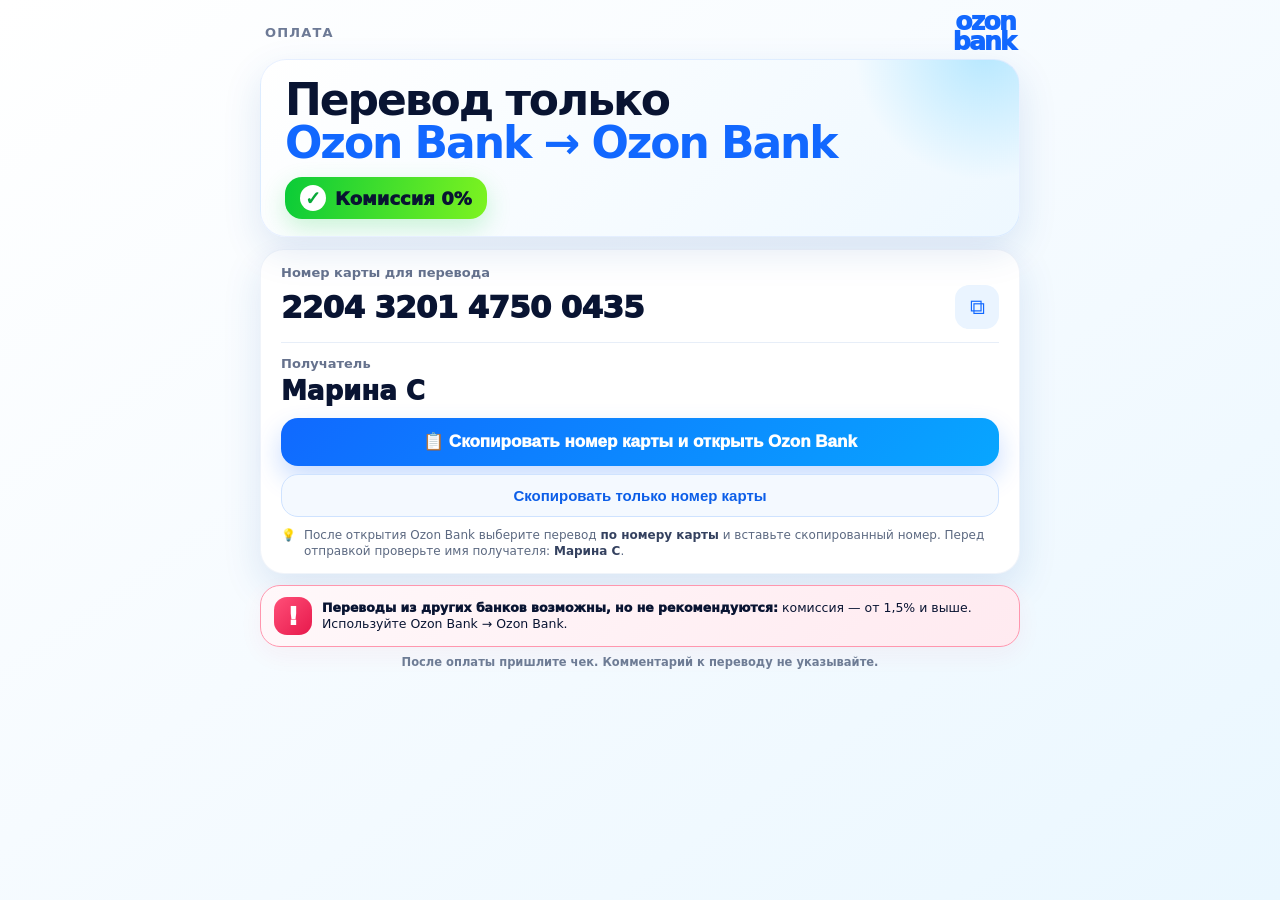
<file: marina_s/index.html>
<!doctype html>
<html lang="ru" data-card="2204 3201 4750 0435" data-recipient="Марина С">
<head>
  <meta charset="utf-8">
  <meta name="viewport" content="width=device-width,initial-scale=1,viewport-fit=cover">
  <meta name="theme-color" content="#1268ff">
  <meta name="robots" content="noindex,nofollow">
  <title>Оплата через Ozon Bank · Марина С</title>
  <link rel="stylesheet" href="assets/style.css">
</head>
<body>
  <main class="wrap">
    <div class="brand"><div class="title">Оплата</div><div class="logo">ozon<br>bank</div></div>
    <section class="hero">
      <h1>Перевод только<br><span>Ozon Bank → Ozon Bank</span></h1>
      <div class="zero"><span class="check">✓</span> Комиссия 0%</div>
    </section>

    <section class="card">
      <div class="label">Номер карты для перевода</div>
      <div class="cardno-row">
        <div class="cardno" data-card-text>2204 3201 4750 0435</div>
        <button class="copy-mini" data-copy aria-label="Скопировать номер карты">⧉</button>
      </div>
      <div class="divider"></div>
      <div class="label">Получатель</div>
      <div class="recipient" data-recipient-text>Марина С</div>

      <button class="primary" data-copy-open>📋 Скопировать номер карты и открыть Ozon Bank</button>
      <button class="secondary" data-copy>Скопировать только номер карты</button>

      <div class="hint">💡 <span>После открытия Ozon Bank выберите перевод <b>по номеру карты</b> и вставьте скопированный номер. Перед отправкой проверьте имя получателя: <b>Марина С</b>.</span></div>
    </section>

    <section class="warn">
      <div class="icon">!</div>
      <p><strong>Переводы из других банков возможны, но не рекомендуются:</strong> комиссия — от 1,5% и выше. Используйте Ozon Bank → Ozon Bank.</p>
    </section>

    <div class="footer">После оплаты пришлите чек. Комментарий к переводу не указывайте.</div>
  </main>

  <div class="toast" id="toast">Номер карты скопирован</div>
  <div class="modal" id="modal" role="dialog" aria-modal="true" aria-label="Куда открыть Ozon">
    <div class="sheet">
      <h2>Номер карты скопирован ✅</h2>
      <p>Выберите удобное приложение. В нём откройте перевод по номеру карты и нажмите «Вставить».</p>
      <div class="actions">
        <a class="open-bank" data-open-bank href="https://finance.ozon.ru/">
          <span class="app-logo"><img src="assets/ozon-bank.svg" alt=""></span>
          <span class="app-copy">Открыть Ozon Bank<small data-device-note>приложение Ozon Bank</small></span>
        </a>
        <a class="open-ozon" data-open-ozon href="https://www.ozon.ru/">
          <span class="app-logo"><img src="assets/ozon.svg" alt=""></span>
          <span class="app-copy">Открыть Ozon<small data-device-note>приложение Ozon</small></span>
        </a>
        <button class="close" data-close>Остаться на странице</button>
      </div>
    </div>
  </div>
  <script src="assets/app.js"></script>
</body>
</html>
</file>
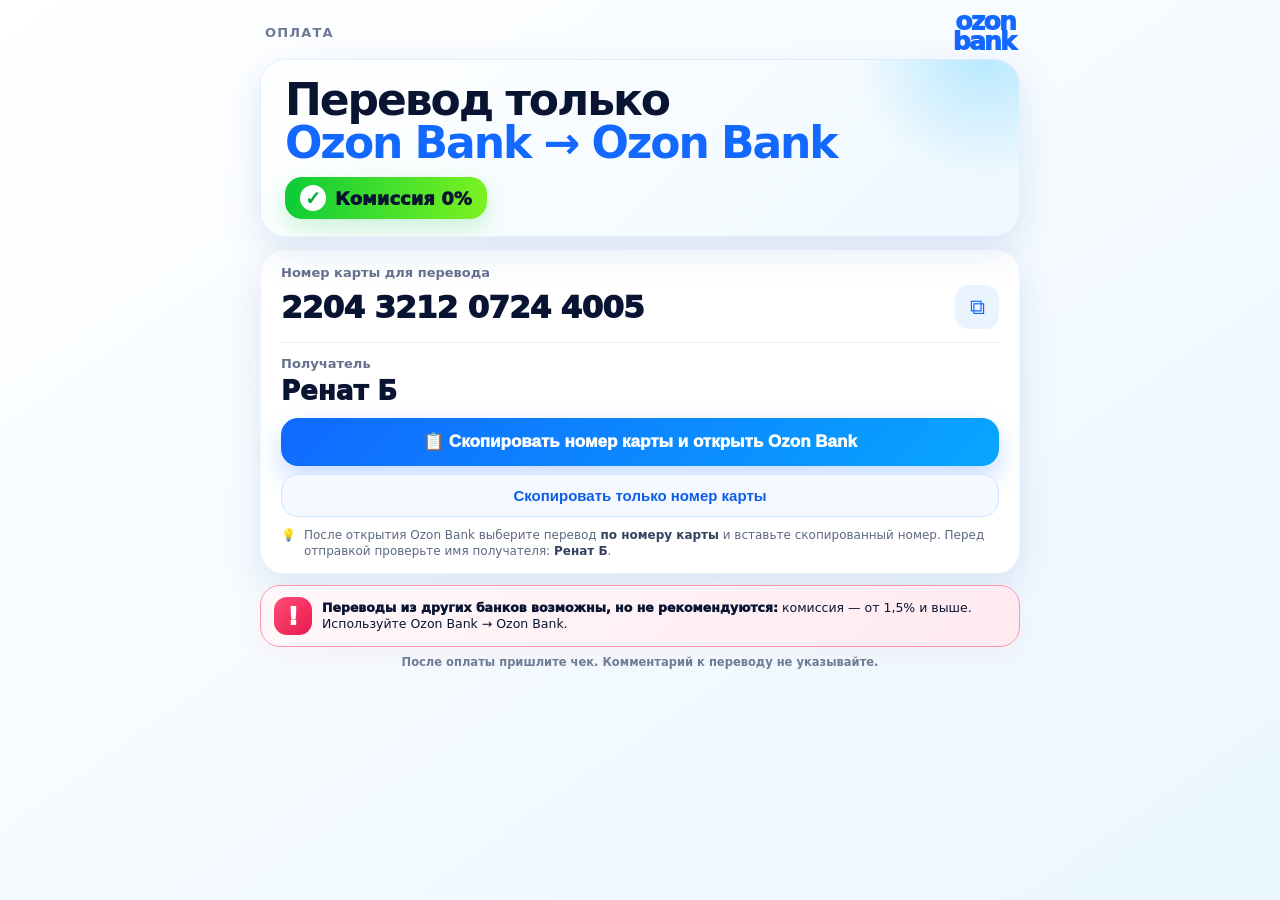
<file: renat_b/index.html>
<!doctype html>
<html lang="ru" data-card="2204 3212 0724 4005" data-recipient="Ренат Б">
<head>
  <meta charset="utf-8">
  <meta name="viewport" content="width=device-width,initial-scale=1,viewport-fit=cover">
  <meta name="theme-color" content="#1268ff">
  <meta name="robots" content="noindex,nofollow">
  <title>Оплата через Ozon Bank · Ренат Б</title>
  <link rel="stylesheet" href="assets/style.css">
</head>
<body>
  <main class="wrap">
    <div class="brand"><div class="title">Оплата</div><div class="logo">ozon<br>bank</div></div>
    <section class="hero">
      <h1>Перевод только<br><span>Ozon Bank → Ozon Bank</span></h1>
      <div class="zero"><span class="check">✓</span> Комиссия 0%</div>
    </section>

    <section class="card">
      <div class="label">Номер карты для перевода</div>
      <div class="cardno-row">
        <div class="cardno" data-card-text>2204 3212 0724 4005</div>
        <button class="copy-mini" data-copy aria-label="Скопировать номер карты">⧉</button>
      </div>
      <div class="divider"></div>
      <div class="label">Получатель</div>
      <div class="recipient" data-recipient-text>Ренат Б</div>

      <button class="primary" data-copy-open>📋 Скопировать номер карты и открыть Ozon Bank</button>
      <button class="secondary" data-copy>Скопировать только номер карты</button>

      <div class="hint">💡 <span>После открытия Ozon Bank выберите перевод <b>по номеру карты</b> и вставьте скопированный номер. Перед отправкой проверьте имя получателя: <b>Ренат Б</b>.</span></div>
    </section>

    <section class="warn">
      <div class="icon">!</div>
      <p><strong>Переводы из других банков возможны, но не рекомендуются:</strong> комиссия — от 1,5% и выше. Используйте Ozon Bank → Ozon Bank.</p>
    </section>

    <div class="footer">После оплаты пришлите чек. Комментарий к переводу не указывайте.</div>
  </main>

  <div class="toast" id="toast">Номер карты скопирован</div>
  <div class="modal" id="modal" role="dialog" aria-modal="true" aria-label="Куда открыть Ozon">
    <div class="sheet">
      <h2>Номер карты скопирован ✅</h2>
      <p>Выберите удобное приложение. В нём откройте перевод по номеру карты и нажмите «Вставить».</p>
      <div class="actions">
        <a class="open-bank" data-open-bank href="https://finance.ozon.ru/">
          <span class="app-logo"><img src="assets/ozon-bank.svg" alt=""></span>
          <span class="app-copy">Открыть Ozon Bank<small data-device-note>приложение Ozon Bank</small></span>
        </a>
        <a class="open-ozon" data-open-ozon href="https://www.ozon.ru/">
          <span class="app-logo"><img src="assets/ozon.svg" alt=""></span>
          <span class="app-copy">Открыть Ozon<small data-device-note>приложение Ozon</small></span>
        </a>
        <button class="close" data-close>Остаться на странице</button>
      </div>
    </div>
  </div>
  <script src="assets/app.js"></script>
</body>
</html>
</file>
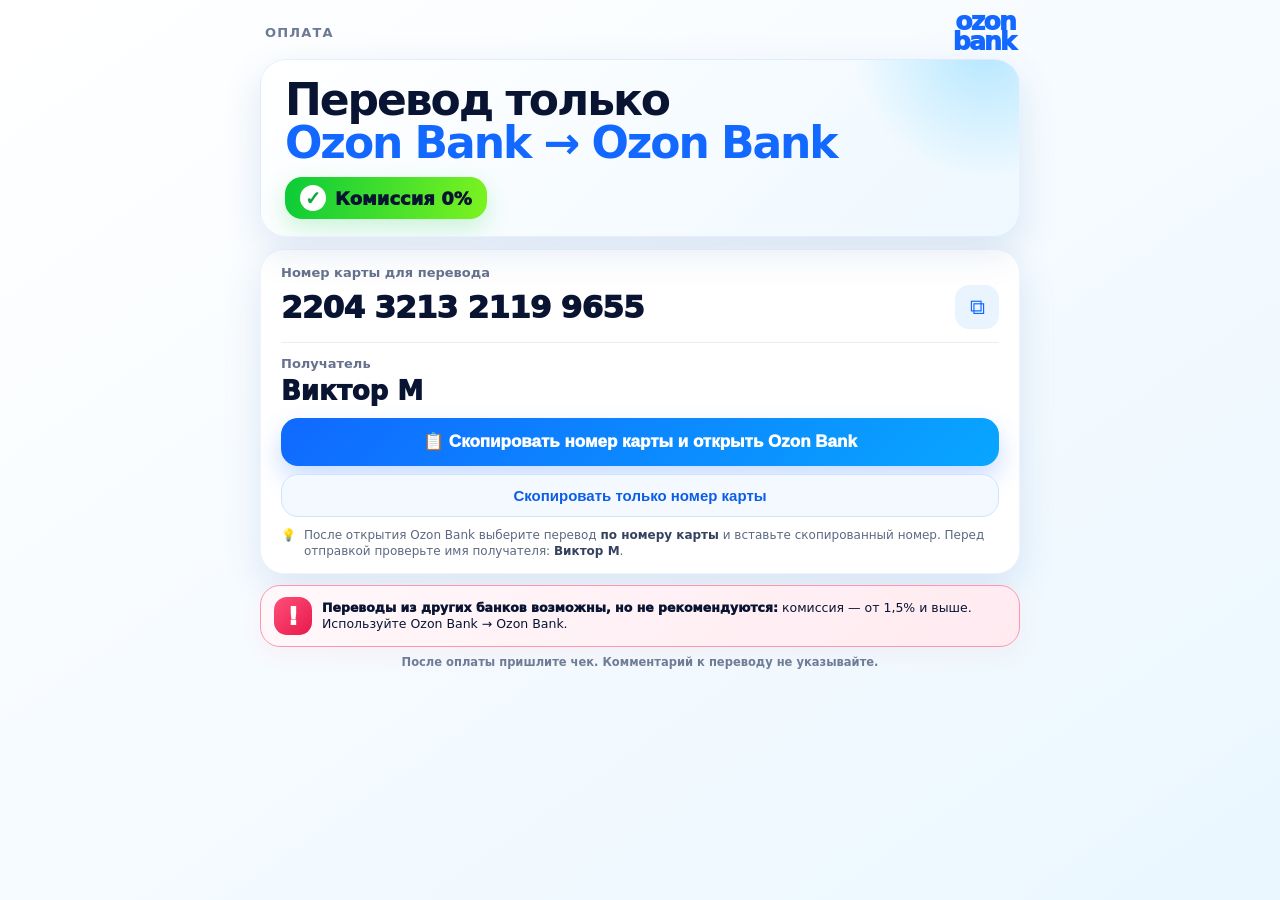
<file: viktor_m/index.html>
<!doctype html>
<html lang="ru" data-card="2204 3213 2119 9655" data-recipient="Виктор М">
<head>
  <meta charset="utf-8">
  <meta name="viewport" content="width=device-width,initial-scale=1,viewport-fit=cover">
  <meta name="theme-color" content="#1268ff">
  <meta name="robots" content="noindex,nofollow">
  <title>Оплата через Ozon Bank · Виктор М</title>
  <link rel="stylesheet" href="assets/style.css">
</head>
<body>
  <main class="wrap">
    <div class="brand"><div class="title">Оплата</div><div class="logo">ozon<br>bank</div></div>
    <section class="hero">
      <h1>Перевод только<br><span>Ozon Bank → Ozon Bank</span></h1>
      <div class="zero"><span class="check">✓</span> Комиссия 0%</div>
    </section>

    <section class="card">
      <div class="label">Номер карты для перевода</div>
      <div class="cardno-row">
        <div class="cardno" data-card-text>2204 3213 2119 9655</div>
        <button class="copy-mini" data-copy aria-label="Скопировать номер карты">⧉</button>
      </div>
      <div class="divider"></div>
      <div class="label">Получатель</div>
      <div class="recipient" data-recipient-text>Виктор М</div>

      <button class="primary" data-copy-open>📋 Скопировать номер карты и открыть Ozon Bank</button>
      <button class="secondary" data-copy>Скопировать только номер карты</button>

      <div class="hint">💡 <span>После открытия Ozon Bank выберите перевод <b>по номеру карты</b> и вставьте скопированный номер. Перед отправкой проверьте имя получателя: <b>Виктор М</b>.</span></div>
    </section>

    <section class="warn">
      <div class="icon">!</div>
      <p><strong>Переводы из других банков возможны, но не рекомендуются:</strong> комиссия — от 1,5% и выше. Используйте Ozon Bank → Ozon Bank.</p>
    </section>

    <div class="footer">После оплаты пришлите чек. Комментарий к переводу не указывайте.</div>
  </main>

  <div class="toast" id="toast">Номер карты скопирован</div>
  <div class="modal" id="modal" role="dialog" aria-modal="true" aria-label="Куда открыть Ozon">
    <div class="sheet">
      <h2>Номер карты скопирован ✅</h2>
      <p>Выберите удобное приложение. В нём откройте перевод по номеру карты и нажмите «Вставить».</p>
      <div class="actions">
        <a class="open-bank" data-open-bank href="https://finance.ozon.ru/">
          <span class="app-logo"><img src="assets/ozon-bank.svg" alt=""></span>
          <span class="app-copy">Открыть Ozon Bank<small data-device-note>приложение Ozon Bank</small></span>
        </a>
        <a class="open-ozon" data-open-ozon href="https://www.ozon.ru/">
          <span class="app-logo"><img src="assets/ozon.svg" alt=""></span>
          <span class="app-copy">Открыть Ozon<small data-device-note>приложение Ozon</small></span>
        </a>
        <button class="close" data-close>Остаться на странице</button>
      </div>
    </div>
  </div>
  <script src="assets/app.js"></script>
</body>
</html>
</file>
<file: marina_s/assets/style.css>
:root{
  --ozon:#1268ff;
  --ozon-dark:#071a54;
  --green:#12d83f;
  --green2:#77f31a;
  --card:#fff;
  --text:#091432;
  --muted:#66728d;
  --shadow:0 14px 38px rgba(20,83,173,.13);
  --fit-scale:1;
}
*{box-sizing:border-box}
html,body{margin:0;width:100%;min-height:100%;font-family:Inter,ui-sans-serif,system-ui,-apple-system,BlinkMacSystemFont,"Segoe UI",Roboto,Arial,sans-serif;color:var(--text);background:linear-gradient(145deg,#fff 0%,#f6fbff 47%,#eaf7ff 100%)}
html{-webkit-text-size-adjust:100%;text-size-adjust:100%}
body{min-height:100dvh;display:flex;justify-content:center;align-items:flex-start;padding:max(10px,env(safe-area-inset-top)) max(10px,env(safe-area-inset-right)) max(10px,env(safe-area-inset-bottom)) max(10px,env(safe-area-inset-left));overflow-x:hidden}
.wrap{width:min(100%,720px);transform:scale(var(--fit-scale));transform-origin:top center;will-change:transform}
.brand{display:flex;align-items:center;justify-content:space-between;margin:0 5px 8px}
.brand .title{font-size:13px;font-weight:850;letter-spacing:.09em;color:#6d7a96;text-transform:uppercase}
.logo{font-weight:950;font-size:25px;line-height:.8;color:var(--ozon);letter-spacing:-.07em;text-align:right}
.hero{background:linear-gradient(135deg,#fff 0%,#eef8ff 100%);border:1px solid rgba(22,104,255,.09);border-radius:26px;padding:20px 24px 19px;box-shadow:var(--shadow);overflow:hidden;position:relative}
.hero:after{content:"";position:absolute;width:270px;height:270px;border-radius:50%;right:-100px;top:-145px;background:radial-gradient(circle at center,rgba(44,190,255,.30),rgba(44,190,255,0) 68%);pointer-events:none}
h1{margin:0;font-size:clamp(30px,5.5vw,47px);line-height:.98;letter-spacing:-.047em;position:relative;z-index:1}
h1 span{color:var(--ozon);white-space:nowrap}
.zero{display:inline-flex;align-items:center;gap:9px;margin-top:13px;padding:8px 15px;border-radius:17px;background:linear-gradient(100deg,#0acb38,#7df320);font-weight:950;font-size:18px;box-shadow:0 9px 24px rgba(37,211,76,.23);position:relative;z-index:1}
.zero .check{width:26px;height:26px;border-radius:50%;background:#fff;display:grid;place-items:center;color:#08a938;font-size:19px}
.card{margin-top:12px;background:var(--card);border-radius:24px;padding:17px 20px 16px;box-shadow:var(--shadow);border:1px solid rgba(12,68,161,.06)}
.label{font-size:13px;font-weight:750;color:var(--muted);margin-bottom:5px}
.cardno-row{display:flex;align-items:center;gap:10px}
.cardno{font-size:clamp(23px,4.8vw,33px);font-weight:950;letter-spacing:-.025em;flex:1;white-space:nowrap;font-variant-numeric:tabular-nums}
.copy-mini{width:44px;height:44px;flex:0 0 44px;border:0;border-radius:14px;background:#eaf4ff;color:var(--ozon);font-size:21px;cursor:pointer;display:grid;place-items:center;-webkit-tap-highlight-color:transparent}
.recipient{font-size:27px;font-weight:950;margin-top:2px}
.divider{height:1px;background:#e7eef8;margin:13px 0}
.primary{width:100%;border:0;border-radius:17px;padding:14px 16px;margin-top:12px;background:linear-gradient(135deg,#1069ff,#08a6ff);color:#fff;font-size:17px;line-height:1.15;font-weight:950;cursor:pointer;box-shadow:0 12px 26px rgba(18,104,255,.23);-webkit-tap-highlight-color:transparent}
.secondary{width:100%;border:1px solid #cfe3ff;border-radius:17px;padding:12px 16px;margin-top:8px;background:#f4f9ff;color:#0c5ee8;font-size:15px;line-height:1.15;font-weight:850;cursor:pointer;-webkit-tap-highlight-color:transparent}
.hint{display:flex;gap:8px;align-items:flex-start;margin-top:10px;color:#5c6981;font-size:12.5px;line-height:1.34}
.hint b{color:#34415f}
.warn{margin-top:11px;border:1px solid #ff96ae;background:linear-gradient(135deg,#fff8fa,#ffeaf0);border-radius:20px;padding:11px 13px;display:flex;gap:10px;align-items:center;box-shadow:0 8px 24px rgba(232,39,83,.05)}
.warn .icon{flex:0 0 38px;width:38px;height:38px;border-radius:13px;background:linear-gradient(135deg,#ff4f78,#e7194c);color:#fff;display:grid;place-items:center;font-size:25px;font-weight:950}
.warn p{margin:0;font-size:13px;line-height:1.3}
.warn strong{font-weight:950}
.footer{padding:8px 8px 0;color:#6e7c95;font-size:11.5px;line-height:1.35;text-align:center;font-weight:600}

/* Our own toast is deliberately placed high. Android itself can show its own clipboard toast near the bottom. */
.toast{position:fixed;left:50%;top:max(18px,env(safe-area-inset-top));transform:translate(-50%,-16px);background:#061532;color:white;padding:11px 15px;border-radius:13px;font-weight:850;font-size:13px;opacity:0;pointer-events:none;transition:.2s ease;box-shadow:0 12px 35px rgba(0,0,0,.25);z-index:120;white-space:nowrap}
.toast.show{opacity:1;transform:translate(-50%,0)}

.modal{position:fixed;inset:0;background:rgba(4,13,35,.46);backdrop-filter:blur(6px);display:none;align-items:center;justify-content:center;padding:max(18px,env(safe-area-inset-top)) max(14px,env(safe-area-inset-right)) max(115px,calc(env(safe-area-inset-bottom) + 95px)) max(14px,env(safe-area-inset-left));z-index:100}
.modal.show{display:flex}
.sheet{width:min(100%,560px);background:#fff;border-radius:26px;padding:20px;box-shadow:0 30px 70px rgba(0,0,0,.3);transform:translateY(-2vh)}
.sheet h2{margin:0 0 6px;font-size:23px}.sheet p{margin:0 0 14px;color:#5e6a80;line-height:1.38;font-size:14px}.sheet .actions{display:grid;gap:9px}
.sheet button,.sheet a{width:100%;display:flex;align-items:center;justify-content:center;gap:11px;text-align:center;text-decoration:none;border:0;border-radius:16px;padding:12px 14px;font-weight:900;font-size:15px;cursor:pointer;min-height:52px;-webkit-tap-highlight-color:transparent}
.sheet .open-bank{background:#1268ff;color:#fff;box-shadow:0 9px 22px rgba(18,104,255,.20)}
.sheet .open-ozon{background:#eef5ff;color:#0d5cdf;border:1px solid #cfe2ff}
.sheet .close{background:#f3f5f9;color:#5c6880}
.app-logo{width:36px;height:36px;flex:0 0 36px;border-radius:11px;display:grid;place-items:center;overflow:hidden;box-shadow:0 3px 10px rgba(9,46,123,.10)}
.app-logo img{width:100%;height:100%;display:block}
.app-copy{display:flex;flex-direction:column;align-items:flex-start;line-height:1.08;text-align:left}
.app-copy small{font-size:10.5px;font-weight:750;opacity:.72;margin-top:3px}

@media (min-width:700px){
  body{padding-top:12px;padding-bottom:12px}.wrap{width:min(94vw,760px)}.brand{margin-bottom:7px}.hero{padding:18px 24px 17px}h1{font-size:44px}.card{padding:15px 20px 14px}.cardno{font-size:31px}.recipient{font-size:26px}.hint{font-size:12px}.warn p{font-size:12.5px}
}
@media (max-width:520px){
  body{padding:8px}.wrap{width:100%}.brand{margin:0 3px 7px}.brand .title{font-size:11px}.logo{font-size:22px}.hero{border-radius:22px;padding:17px 16px 16px}h1{font-size:clamp(28px,9.2vw,37px);line-height:.99}h1 span{white-space:normal}.zero{margin-top:11px;padding:7px 12px;font-size:16px;border-radius:15px}.zero .check{width:24px;height:24px;font-size:17px}.card{margin-top:9px;border-radius:21px;padding:14px 14px 13px}.label{font-size:12px}.cardno{font-size:clamp(21px,7vw,28px)}.copy-mini{width:42px;height:42px;flex-basis:42px}.divider{margin:11px 0}.recipient{font-size:24px}.primary{margin-top:10px;padding:13px 12px;font-size:15.5px;border-radius:15px}.secondary{padding:11px 12px;font-size:14px;border-radius:15px}.hint{font-size:11.5px;margin-top:8px;line-height:1.3}.warn{margin-top:9px;padding:10px 11px;border-radius:18px;gap:9px}.warn .icon{flex-basis:35px;width:35px;height:35px;font-size:23px;border-radius:12px}.warn p{font-size:11.5px;line-height:1.28}.footer{font-size:10.5px;padding-top:6px}
  .modal{padding:16px 12px max(120px,calc(env(safe-area-inset-bottom) + 100px));align-items:center}.sheet{border-radius:24px;padding:18px 16px;transform:translateY(-5vh)}.sheet h2{font-size:22px}.sheet p{font-size:13.5px}.sheet button,.sheet a{min-height:54px;font-size:14.5px}.app-logo{width:38px;height:38px;flex-basis:38px}
}
@media (max-width:360px){h1{font-size:27px}.cardno{font-size:20px}.primary{font-size:14.5px}.secondary{font-size:13.5px}.hint{font-size:11px}.sheet{padding:16px 14px}.sheet button,.sheet a{font-size:13.8px;gap:8px}}
@media (max-height:760px){.brand{margin-bottom:5px}.logo{font-size:21px}.hero{padding-top:14px;padding-bottom:13px}.zero{margin-top:9px}.card{margin-top:8px;padding-top:12px;padding-bottom:11px}.divider{margin:9px 0}.primary{margin-top:8px;padding-top:11px;padding-bottom:11px}.secondary{padding-top:9px;padding-bottom:9px}.hint{margin-top:7px}.warn{margin-top:7px;padding-top:8px;padding-bottom:8px}.footer{padding-top:5px}}
@media (prefers-reduced-motion:reduce){*{scroll-behavior:auto!important;transition:none!important}}
</file>
<file: renat_b/assets/style.css>
:root{
  --ozon:#1268ff;
  --ozon-dark:#071a54;
  --green:#12d83f;
  --green2:#77f31a;
  --card:#fff;
  --text:#091432;
  --muted:#66728d;
  --shadow:0 14px 38px rgba(20,83,173,.13);
  --fit-scale:1;
}
*{box-sizing:border-box}
html,body{margin:0;width:100%;min-height:100%;font-family:Inter,ui-sans-serif,system-ui,-apple-system,BlinkMacSystemFont,"Segoe UI",Roboto,Arial,sans-serif;color:var(--text);background:linear-gradient(145deg,#fff 0%,#f6fbff 47%,#eaf7ff 100%)}
html{-webkit-text-size-adjust:100%;text-size-adjust:100%}
body{min-height:100dvh;display:flex;justify-content:center;align-items:flex-start;padding:max(10px,env(safe-area-inset-top)) max(10px,env(safe-area-inset-right)) max(10px,env(safe-area-inset-bottom)) max(10px,env(safe-area-inset-left));overflow-x:hidden}
.wrap{width:min(100%,720px);transform:scale(var(--fit-scale));transform-origin:top center;will-change:transform}
.brand{display:flex;align-items:center;justify-content:space-between;margin:0 5px 8px}
.brand .title{font-size:13px;font-weight:850;letter-spacing:.09em;color:#6d7a96;text-transform:uppercase}
.logo{font-weight:950;font-size:25px;line-height:.8;color:var(--ozon);letter-spacing:-.07em;text-align:right}
.hero{background:linear-gradient(135deg,#fff 0%,#eef8ff 100%);border:1px solid rgba(22,104,255,.09);border-radius:26px;padding:20px 24px 19px;box-shadow:var(--shadow);overflow:hidden;position:relative}
.hero:after{content:"";position:absolute;width:270px;height:270px;border-radius:50%;right:-100px;top:-145px;background:radial-gradient(circle at center,rgba(44,190,255,.30),rgba(44,190,255,0) 68%);pointer-events:none}
h1{margin:0;font-size:clamp(30px,5.5vw,47px);line-height:.98;letter-spacing:-.047em;position:relative;z-index:1}
h1 span{color:var(--ozon);white-space:nowrap}
.zero{display:inline-flex;align-items:center;gap:9px;margin-top:13px;padding:8px 15px;border-radius:17px;background:linear-gradient(100deg,#0acb38,#7df320);font-weight:950;font-size:18px;box-shadow:0 9px 24px rgba(37,211,76,.23);position:relative;z-index:1}
.zero .check{width:26px;height:26px;border-radius:50%;background:#fff;display:grid;place-items:center;color:#08a938;font-size:19px}
.card{margin-top:12px;background:var(--card);border-radius:24px;padding:17px 20px 16px;box-shadow:var(--shadow);border:1px solid rgba(12,68,161,.06)}
.label{font-size:13px;font-weight:750;color:var(--muted);margin-bottom:5px}
.cardno-row{display:flex;align-items:center;gap:10px}
.cardno{font-size:clamp(23px,4.8vw,33px);font-weight:950;letter-spacing:-.025em;flex:1;white-space:nowrap;font-variant-numeric:tabular-nums}
.copy-mini{width:44px;height:44px;flex:0 0 44px;border:0;border-radius:14px;background:#eaf4ff;color:var(--ozon);font-size:21px;cursor:pointer;display:grid;place-items:center;-webkit-tap-highlight-color:transparent}
.recipient{font-size:27px;font-weight:950;margin-top:2px}
.divider{height:1px;background:#e7eef8;margin:13px 0}
.primary{width:100%;border:0;border-radius:17px;padding:14px 16px;margin-top:12px;background:linear-gradient(135deg,#1069ff,#08a6ff);color:#fff;font-size:17px;line-height:1.15;font-weight:950;cursor:pointer;box-shadow:0 12px 26px rgba(18,104,255,.23);-webkit-tap-highlight-color:transparent}
.secondary{width:100%;border:1px solid #cfe3ff;border-radius:17px;padding:12px 16px;margin-top:8px;background:#f4f9ff;color:#0c5ee8;font-size:15px;line-height:1.15;font-weight:850;cursor:pointer;-webkit-tap-highlight-color:transparent}
.hint{display:flex;gap:8px;align-items:flex-start;margin-top:10px;color:#5c6981;font-size:12.5px;line-height:1.34}
.hint b{color:#34415f}
.warn{margin-top:11px;border:1px solid #ff96ae;background:linear-gradient(135deg,#fff8fa,#ffeaf0);border-radius:20px;padding:11px 13px;display:flex;gap:10px;align-items:center;box-shadow:0 8px 24px rgba(232,39,83,.05)}
.warn .icon{flex:0 0 38px;width:38px;height:38px;border-radius:13px;background:linear-gradient(135deg,#ff4f78,#e7194c);color:#fff;display:grid;place-items:center;font-size:25px;font-weight:950}
.warn p{margin:0;font-size:13px;line-height:1.3}
.warn strong{font-weight:950}
.footer{padding:8px 8px 0;color:#6e7c95;font-size:11.5px;line-height:1.35;text-align:center;font-weight:600}

/* Our own toast is deliberately placed high. Android itself can show its own clipboard toast near the bottom. */
.toast{position:fixed;left:50%;top:max(18px,env(safe-area-inset-top));transform:translate(-50%,-16px);background:#061532;color:white;padding:11px 15px;border-radius:13px;font-weight:850;font-size:13px;opacity:0;pointer-events:none;transition:.2s ease;box-shadow:0 12px 35px rgba(0,0,0,.25);z-index:120;white-space:nowrap}
.toast.show{opacity:1;transform:translate(-50%,0)}

.modal{position:fixed;inset:0;background:rgba(4,13,35,.46);backdrop-filter:blur(6px);display:none;align-items:center;justify-content:center;padding:max(18px,env(safe-area-inset-top)) max(14px,env(safe-area-inset-right)) max(115px,calc(env(safe-area-inset-bottom) + 95px)) max(14px,env(safe-area-inset-left));z-index:100}
.modal.show{display:flex}
.sheet{width:min(100%,560px);background:#fff;border-radius:26px;padding:20px;box-shadow:0 30px 70px rgba(0,0,0,.3);transform:translateY(-2vh)}
.sheet h2{margin:0 0 6px;font-size:23px}.sheet p{margin:0 0 14px;color:#5e6a80;line-height:1.38;font-size:14px}.sheet .actions{display:grid;gap:9px}
.sheet button,.sheet a{width:100%;display:flex;align-items:center;justify-content:center;gap:11px;text-align:center;text-decoration:none;border:0;border-radius:16px;padding:12px 14px;font-weight:900;font-size:15px;cursor:pointer;min-height:52px;-webkit-tap-highlight-color:transparent}
.sheet .open-bank{background:#1268ff;color:#fff;box-shadow:0 9px 22px rgba(18,104,255,.20)}
.sheet .open-ozon{background:#eef5ff;color:#0d5cdf;border:1px solid #cfe2ff}
.sheet .close{background:#f3f5f9;color:#5c6880}
.app-logo{width:36px;height:36px;flex:0 0 36px;border-radius:11px;display:grid;place-items:center;overflow:hidden;box-shadow:0 3px 10px rgba(9,46,123,.10)}
.app-logo img{width:100%;height:100%;display:block}
.app-copy{display:flex;flex-direction:column;align-items:flex-start;line-height:1.08;text-align:left}
.app-copy small{font-size:10.5px;font-weight:750;opacity:.72;margin-top:3px}

@media (min-width:700px){
  body{padding-top:12px;padding-bottom:12px}.wrap{width:min(94vw,760px)}.brand{margin-bottom:7px}.hero{padding:18px 24px 17px}h1{font-size:44px}.card{padding:15px 20px 14px}.cardno{font-size:31px}.recipient{font-size:26px}.hint{font-size:12px}.warn p{font-size:12.5px}
}
@media (max-width:520px){
  body{padding:8px}.wrap{width:100%}.brand{margin:0 3px 7px}.brand .title{font-size:11px}.logo{font-size:22px}.hero{border-radius:22px;padding:17px 16px 16px}h1{font-size:clamp(28px,9.2vw,37px);line-height:.99}h1 span{white-space:normal}.zero{margin-top:11px;padding:7px 12px;font-size:16px;border-radius:15px}.zero .check{width:24px;height:24px;font-size:17px}.card{margin-top:9px;border-radius:21px;padding:14px 14px 13px}.label{font-size:12px}.cardno{font-size:clamp(21px,7vw,28px)}.copy-mini{width:42px;height:42px;flex-basis:42px}.divider{margin:11px 0}.recipient{font-size:24px}.primary{margin-top:10px;padding:13px 12px;font-size:15.5px;border-radius:15px}.secondary{padding:11px 12px;font-size:14px;border-radius:15px}.hint{font-size:11.5px;margin-top:8px;line-height:1.3}.warn{margin-top:9px;padding:10px 11px;border-radius:18px;gap:9px}.warn .icon{flex-basis:35px;width:35px;height:35px;font-size:23px;border-radius:12px}.warn p{font-size:11.5px;line-height:1.28}.footer{font-size:10.5px;padding-top:6px}
  .modal{padding:16px 12px max(120px,calc(env(safe-area-inset-bottom) + 100px));align-items:center}.sheet{border-radius:24px;padding:18px 16px;transform:translateY(-5vh)}.sheet h2{font-size:22px}.sheet p{font-size:13.5px}.sheet button,.sheet a{min-height:54px;font-size:14.5px}.app-logo{width:38px;height:38px;flex-basis:38px}
}
@media (max-width:360px){h1{font-size:27px}.cardno{font-size:20px}.primary{font-size:14.5px}.secondary{font-size:13.5px}.hint{font-size:11px}.sheet{padding:16px 14px}.sheet button,.sheet a{font-size:13.8px;gap:8px}}
@media (max-height:760px){.brand{margin-bottom:5px}.logo{font-size:21px}.hero{padding-top:14px;padding-bottom:13px}.zero{margin-top:9px}.card{margin-top:8px;padding-top:12px;padding-bottom:11px}.divider{margin:9px 0}.primary{margin-top:8px;padding-top:11px;padding-bottom:11px}.secondary{padding-top:9px;padding-bottom:9px}.hint{margin-top:7px}.warn{margin-top:7px;padding-top:8px;padding-bottom:8px}.footer{padding-top:5px}}
@media (prefers-reduced-motion:reduce){*{scroll-behavior:auto!important;transition:none!important}}
</file>
<file: viktor_m/assets/style.css>
:root{
  --ozon:#1268ff;
  --ozon-dark:#071a54;
  --green:#12d83f;
  --green2:#77f31a;
  --card:#fff;
  --text:#091432;
  --muted:#66728d;
  --shadow:0 14px 38px rgba(20,83,173,.13);
  --fit-scale:1;
}
*{box-sizing:border-box}
html,body{margin:0;width:100%;min-height:100%;font-family:Inter,ui-sans-serif,system-ui,-apple-system,BlinkMacSystemFont,"Segoe UI",Roboto,Arial,sans-serif;color:var(--text);background:linear-gradient(145deg,#fff 0%,#f6fbff 47%,#eaf7ff 100%)}
html{-webkit-text-size-adjust:100%;text-size-adjust:100%}
body{min-height:100dvh;display:flex;justify-content:center;align-items:flex-start;padding:max(10px,env(safe-area-inset-top)) max(10px,env(safe-area-inset-right)) max(10px,env(safe-area-inset-bottom)) max(10px,env(safe-area-inset-left));overflow-x:hidden}
.wrap{width:min(100%,720px);transform:scale(var(--fit-scale));transform-origin:top center;will-change:transform}
.brand{display:flex;align-items:center;justify-content:space-between;margin:0 5px 8px}
.brand .title{font-size:13px;font-weight:850;letter-spacing:.09em;color:#6d7a96;text-transform:uppercase}
.logo{font-weight:950;font-size:25px;line-height:.8;color:var(--ozon);letter-spacing:-.07em;text-align:right}
.hero{background:linear-gradient(135deg,#fff 0%,#eef8ff 100%);border:1px solid rgba(22,104,255,.09);border-radius:26px;padding:20px 24px 19px;box-shadow:var(--shadow);overflow:hidden;position:relative}
.hero:after{content:"";position:absolute;width:270px;height:270px;border-radius:50%;right:-100px;top:-145px;background:radial-gradient(circle at center,rgba(44,190,255,.30),rgba(44,190,255,0) 68%);pointer-events:none}
h1{margin:0;font-size:clamp(30px,5.5vw,47px);line-height:.98;letter-spacing:-.047em;position:relative;z-index:1}
h1 span{color:var(--ozon);white-space:nowrap}
.zero{display:inline-flex;align-items:center;gap:9px;margin-top:13px;padding:8px 15px;border-radius:17px;background:linear-gradient(100deg,#0acb38,#7df320);font-weight:950;font-size:18px;box-shadow:0 9px 24px rgba(37,211,76,.23);position:relative;z-index:1}
.zero .check{width:26px;height:26px;border-radius:50%;background:#fff;display:grid;place-items:center;color:#08a938;font-size:19px}
.card{margin-top:12px;background:var(--card);border-radius:24px;padding:17px 20px 16px;box-shadow:var(--shadow);border:1px solid rgba(12,68,161,.06)}
.label{font-size:13px;font-weight:750;color:var(--muted);margin-bottom:5px}
.cardno-row{display:flex;align-items:center;gap:10px}
.cardno{font-size:clamp(23px,4.8vw,33px);font-weight:950;letter-spacing:-.025em;flex:1;white-space:nowrap;font-variant-numeric:tabular-nums}
.copy-mini{width:44px;height:44px;flex:0 0 44px;border:0;border-radius:14px;background:#eaf4ff;color:var(--ozon);font-size:21px;cursor:pointer;display:grid;place-items:center;-webkit-tap-highlight-color:transparent}
.recipient{font-size:27px;font-weight:950;margin-top:2px}
.divider{height:1px;background:#e7eef8;margin:13px 0}
.primary{width:100%;border:0;border-radius:17px;padding:14px 16px;margin-top:12px;background:linear-gradient(135deg,#1069ff,#08a6ff);color:#fff;font-size:17px;line-height:1.15;font-weight:950;cursor:pointer;box-shadow:0 12px 26px rgba(18,104,255,.23);-webkit-tap-highlight-color:transparent}
.secondary{width:100%;border:1px solid #cfe3ff;border-radius:17px;padding:12px 16px;margin-top:8px;background:#f4f9ff;color:#0c5ee8;font-size:15px;line-height:1.15;font-weight:850;cursor:pointer;-webkit-tap-highlight-color:transparent}
.hint{display:flex;gap:8px;align-items:flex-start;margin-top:10px;color:#5c6981;font-size:12.5px;line-height:1.34}
.hint b{color:#34415f}
.warn{margin-top:11px;border:1px solid #ff96ae;background:linear-gradient(135deg,#fff8fa,#ffeaf0);border-radius:20px;padding:11px 13px;display:flex;gap:10px;align-items:center;box-shadow:0 8px 24px rgba(232,39,83,.05)}
.warn .icon{flex:0 0 38px;width:38px;height:38px;border-radius:13px;background:linear-gradient(135deg,#ff4f78,#e7194c);color:#fff;display:grid;place-items:center;font-size:25px;font-weight:950}
.warn p{margin:0;font-size:13px;line-height:1.3}
.warn strong{font-weight:950}
.footer{padding:8px 8px 0;color:#6e7c95;font-size:11.5px;line-height:1.35;text-align:center;font-weight:600}

/* Our own toast is deliberately placed high. Android itself can show its own clipboard toast near the bottom. */
.toast{position:fixed;left:50%;top:max(18px,env(safe-area-inset-top));transform:translate(-50%,-16px);background:#061532;color:white;padding:11px 15px;border-radius:13px;font-weight:850;font-size:13px;opacity:0;pointer-events:none;transition:.2s ease;box-shadow:0 12px 35px rgba(0,0,0,.25);z-index:120;white-space:nowrap}
.toast.show{opacity:1;transform:translate(-50%,0)}

.modal{position:fixed;inset:0;background:rgba(4,13,35,.46);backdrop-filter:blur(6px);display:none;align-items:center;justify-content:center;padding:max(18px,env(safe-area-inset-top)) max(14px,env(safe-area-inset-right)) max(115px,calc(env(safe-area-inset-bottom) + 95px)) max(14px,env(safe-area-inset-left));z-index:100}
.modal.show{display:flex}
.sheet{width:min(100%,560px);background:#fff;border-radius:26px;padding:20px;box-shadow:0 30px 70px rgba(0,0,0,.3);transform:translateY(-2vh)}
.sheet h2{margin:0 0 6px;font-size:23px}.sheet p{margin:0 0 14px;color:#5e6a80;line-height:1.38;font-size:14px}.sheet .actions{display:grid;gap:9px}
.sheet button,.sheet a{width:100%;display:flex;align-items:center;justify-content:center;gap:11px;text-align:center;text-decoration:none;border:0;border-radius:16px;padding:12px 14px;font-weight:900;font-size:15px;cursor:pointer;min-height:52px;-webkit-tap-highlight-color:transparent}
.sheet .open-bank{background:#1268ff;color:#fff;box-shadow:0 9px 22px rgba(18,104,255,.20)}
.sheet .open-ozon{background:#eef5ff;color:#0d5cdf;border:1px solid #cfe2ff}
.sheet .close{background:#f3f5f9;color:#5c6880}
.app-logo{width:36px;height:36px;flex:0 0 36px;border-radius:11px;display:grid;place-items:center;overflow:hidden;box-shadow:0 3px 10px rgba(9,46,123,.10)}
.app-logo img{width:100%;height:100%;display:block}
.app-copy{display:flex;flex-direction:column;align-items:flex-start;line-height:1.08;text-align:left}
.app-copy small{font-size:10.5px;font-weight:750;opacity:.72;margin-top:3px}

@media (min-width:700px){
  body{padding-top:12px;padding-bottom:12px}.wrap{width:min(94vw,760px)}.brand{margin-bottom:7px}.hero{padding:18px 24px 17px}h1{font-size:44px}.card{padding:15px 20px 14px}.cardno{font-size:31px}.recipient{font-size:26px}.hint{font-size:12px}.warn p{font-size:12.5px}
}
@media (max-width:520px){
  body{padding:8px}.wrap{width:100%}.brand{margin:0 3px 7px}.brand .title{font-size:11px}.logo{font-size:22px}.hero{border-radius:22px;padding:17px 16px 16px}h1{font-size:clamp(28px,9.2vw,37px);line-height:.99}h1 span{white-space:normal}.zero{margin-top:11px;padding:7px 12px;font-size:16px;border-radius:15px}.zero .check{width:24px;height:24px;font-size:17px}.card{margin-top:9px;border-radius:21px;padding:14px 14px 13px}.label{font-size:12px}.cardno{font-size:clamp(21px,7vw,28px)}.copy-mini{width:42px;height:42px;flex-basis:42px}.divider{margin:11px 0}.recipient{font-size:24px}.primary{margin-top:10px;padding:13px 12px;font-size:15.5px;border-radius:15px}.secondary{padding:11px 12px;font-size:14px;border-radius:15px}.hint{font-size:11.5px;margin-top:8px;line-height:1.3}.warn{margin-top:9px;padding:10px 11px;border-radius:18px;gap:9px}.warn .icon{flex-basis:35px;width:35px;height:35px;font-size:23px;border-radius:12px}.warn p{font-size:11.5px;line-height:1.28}.footer{font-size:10.5px;padding-top:6px}
  .modal{padding:16px 12px max(120px,calc(env(safe-area-inset-bottom) + 100px));align-items:center}.sheet{border-radius:24px;padding:18px 16px;transform:translateY(-5vh)}.sheet h2{font-size:22px}.sheet p{font-size:13.5px}.sheet button,.sheet a{min-height:54px;font-size:14.5px}.app-logo{width:38px;height:38px;flex-basis:38px}
}
@media (max-width:360px){h1{font-size:27px}.cardno{font-size:20px}.primary{font-size:14.5px}.secondary{font-size:13.5px}.hint{font-size:11px}.sheet{padding:16px 14px}.sheet button,.sheet a{font-size:13.8px;gap:8px}}
@media (max-height:760px){.brand{margin-bottom:5px}.logo{font-size:21px}.hero{padding-top:14px;padding-bottom:13px}.zero{margin-top:9px}.card{margin-top:8px;padding-top:12px;padding-bottom:11px}.divider{margin:9px 0}.primary{margin-top:8px;padding-top:11px;padding-bottom:11px}.secondary{padding-top:9px;padding-bottom:9px}.hint{margin-top:7px}.warn{margin-top:7px;padding-top:8px;padding-bottom:8px}.footer{padding-top:5px}}
@media (prefers-reduced-motion:reduce){*{scroll-behavior:auto!important;transition:none!important}}
</file>
